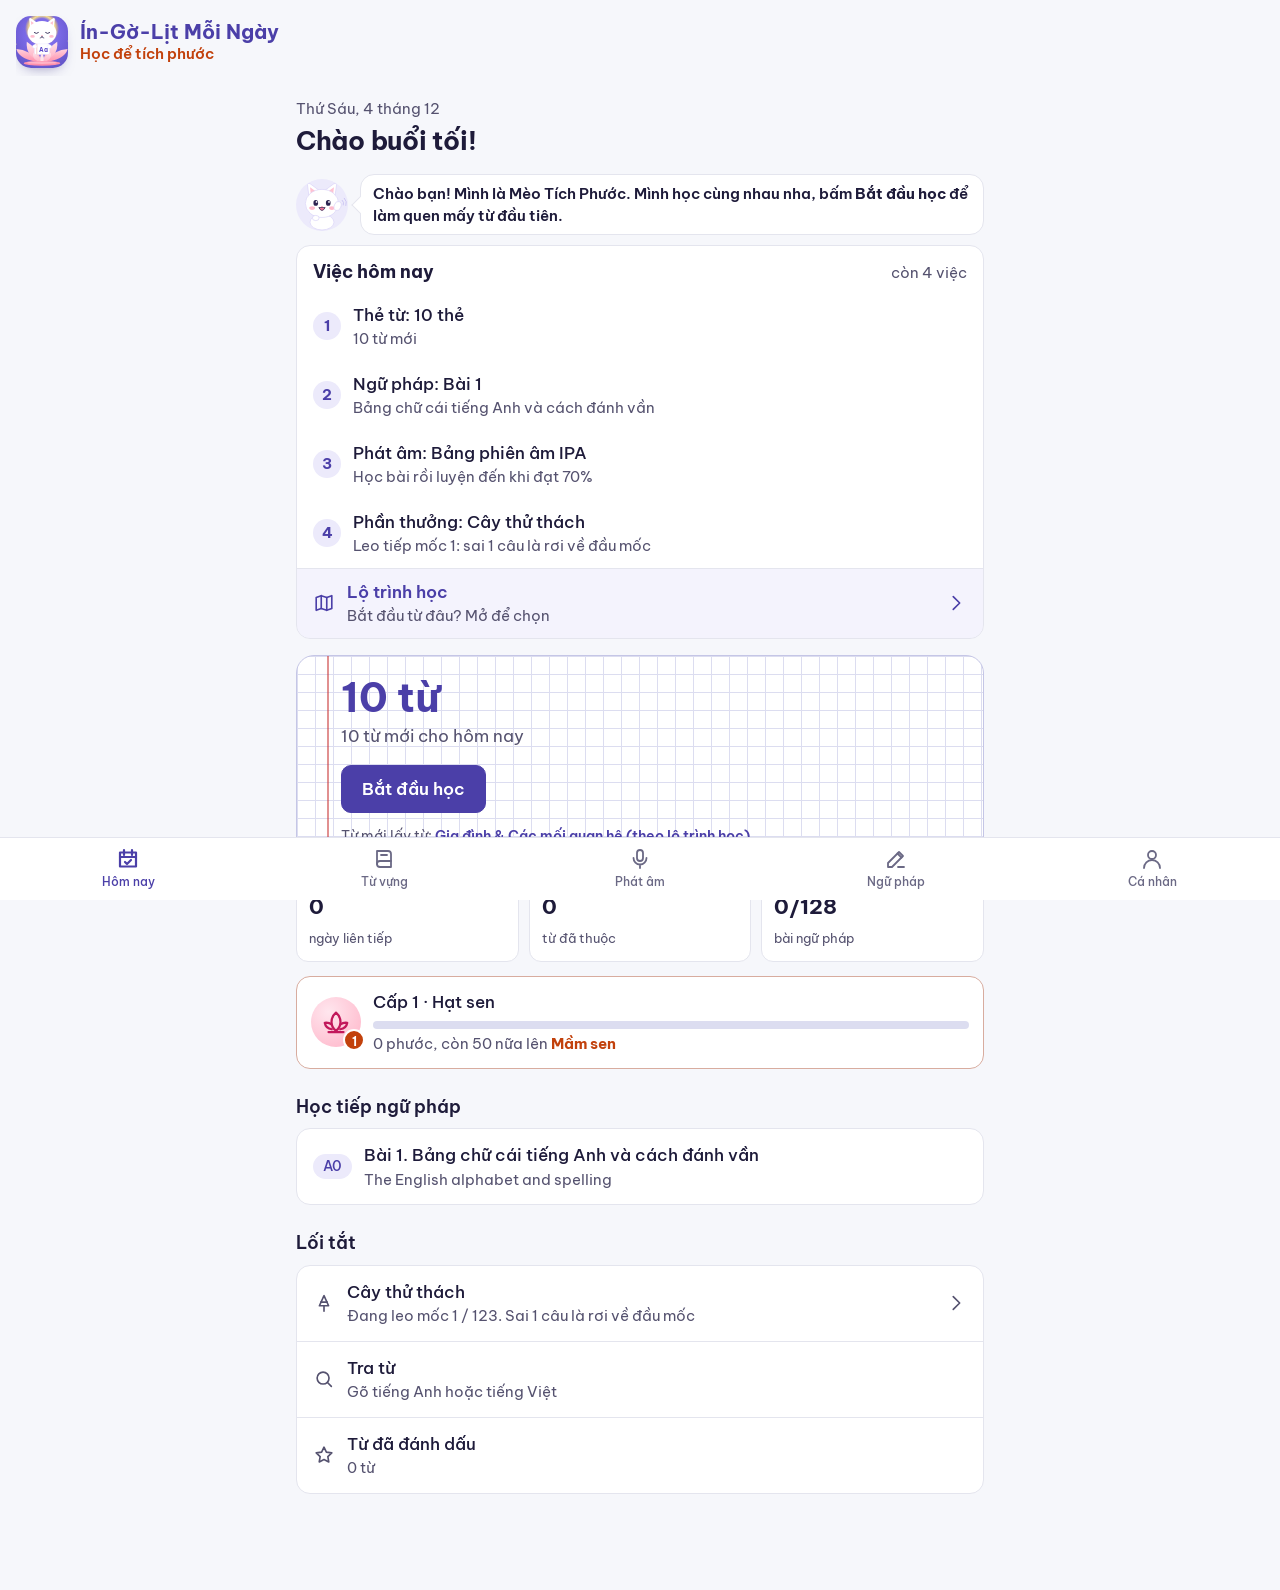
<file: index.html>
<!doctype html>
<html lang="vi">
<head>
  <meta charset="utf-8">
  <meta name="viewport" content="width=device-width, initial-scale=1, viewport-fit=cover">
  <meta name="color-scheme" content="light dark">
  <meta name="theme-color" content="#F6F7FB" media="(prefers-color-scheme: light)">
  <meta name="theme-color" content="#13122A" media="(prefers-color-scheme: dark)">
  <title>Ín-Gờ-Lịt Mỗi Ngày</title>
  <meta name="description" content="Học tiếng Anh từ con số 0 đến C1: lộ trình 6 chặng, 3.000 từ, 128 bài ngữ pháp, bài đọc có giọng đọc mẫu. Miễn phí, không quảng cáo.">
  <link rel="manifest" href="manifest.webmanifest">
  <link rel="icon" type="image/png" href="favicon.png">
  <link rel="apple-touch-icon" href="apple-touch-icon.png">
  <meta name="apple-mobile-web-app-capable" content="yes">
  <meta name="apple-mobile-web-app-title" content="Ín-Gờ-Lịt">
  <link rel="stylesheet" href="styles.css">
</head>
<body>
  <div id="app"><div class="empty"><b>Đang mở…</b></div></div>
  <script src="app.js"></script>
</body>
</html>
</file>
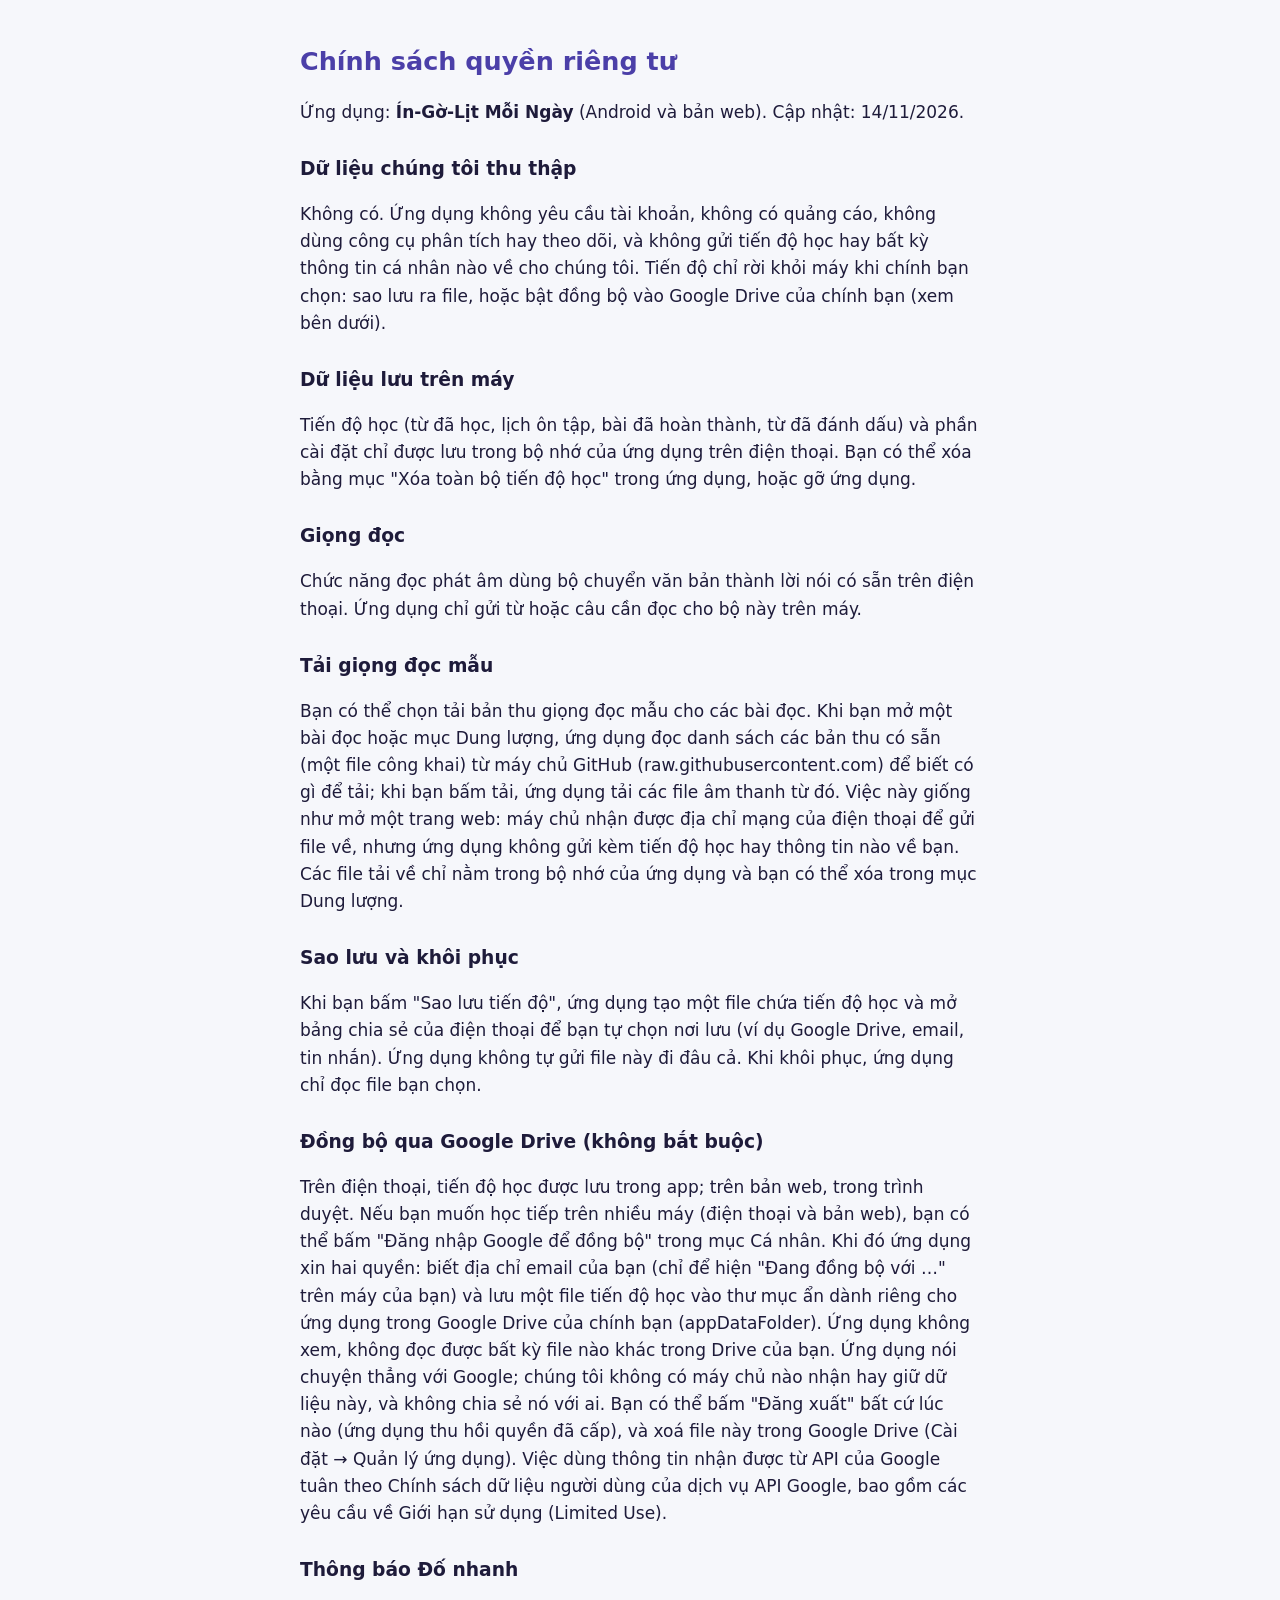
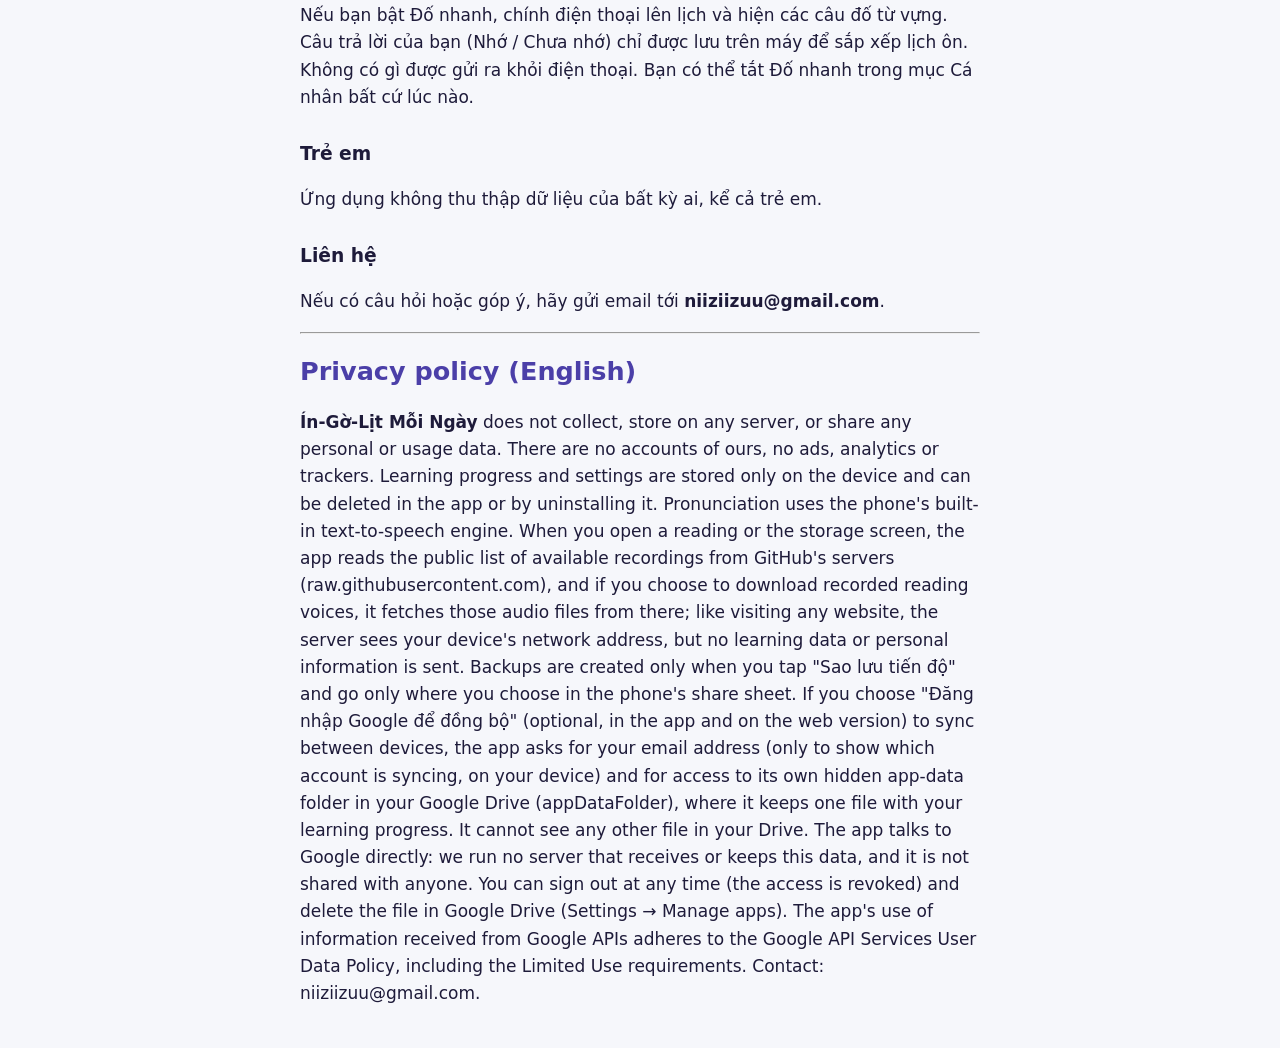
<file: privacy/index.html>
<!doctype html>
<html lang="vi">
<head>
<meta charset="utf-8"><meta name="viewport" content="width=device-width, initial-scale=1">
<title>Chính sách quyền riêng tư – Ín-Gờ-Lịt Mỗi Ngày</title>
<style>
  body { font: 17px/1.6 system-ui, sans-serif; max-width: 680px; margin: 0 auto; padding: 24px 16px; color: #1E1B3A; background: #F6F7FB; }
  h1 { font-size: 1.5em; color: #4B3FA8; } h2 { font-size: 1.1em; margin-top: 28px; }
</style>
</head>
<body>
<h1>Chính sách quyền riêng tư</h1>
<p>Ứng dụng: <strong>Ín-Gờ-Lịt Mỗi Ngày</strong> (Android và bản web). Cập nhật: 14/11/2026.</p>
<h2>Dữ liệu chúng tôi thu thập</h2>
<p>Không có. Ứng dụng không yêu cầu tài khoản, không có quảng cáo, không dùng công cụ phân tích hay theo dõi, và không gửi tiến độ học hay bất kỳ thông tin cá nhân nào về cho chúng tôi. Tiến độ chỉ rời khỏi máy khi chính bạn chọn: sao lưu ra file, hoặc bật đồng bộ vào Google Drive của chính bạn (xem bên dưới).</p>
<h2>Dữ liệu lưu trên máy</h2>
<p>Tiến độ học (từ đã học, lịch ôn tập, bài đã hoàn thành, từ đã đánh dấu) và phần cài đặt chỉ được lưu trong bộ nhớ của ứng dụng trên điện thoại. Bạn có thể xóa bằng mục "Xóa toàn bộ tiến độ học" trong ứng dụng, hoặc gỡ ứng dụng.</p>
<h2>Giọng đọc</h2>
<p>Chức năng đọc phát âm dùng bộ chuyển văn bản thành lời nói có sẵn trên điện thoại. Ứng dụng chỉ gửi từ hoặc câu cần đọc cho bộ này trên máy.</p>
<h2>Tải giọng đọc mẫu</h2>
<p>Bạn có thể chọn tải bản thu giọng đọc mẫu cho các bài đọc. Khi bạn mở một bài đọc hoặc mục Dung lượng, ứng dụng đọc danh sách các bản thu có sẵn (một file công khai) từ máy chủ GitHub (raw.githubusercontent.com) để biết có gì để tải; khi bạn bấm tải, ứng dụng tải các file âm thanh từ đó. Việc này giống như mở một trang web: máy chủ nhận được địa chỉ mạng của điện thoại để gửi file về, nhưng ứng dụng không gửi kèm tiến độ học hay thông tin nào về bạn. Các file tải về chỉ nằm trong bộ nhớ của ứng dụng và bạn có thể xóa trong mục Dung lượng.</p>
<h2>Sao lưu và khôi phục</h2>
<p>Khi bạn bấm "Sao lưu tiến độ", ứng dụng tạo một file chứa tiến độ học và mở bảng chia sẻ của điện thoại để bạn tự chọn nơi lưu (ví dụ Google Drive, email, tin nhắn). Ứng dụng không tự gửi file này đi đâu cả. Khi khôi phục, ứng dụng chỉ đọc file bạn chọn.</p>
<h2>Đồng bộ qua Google Drive (không bắt buộc)</h2>
<p>Trên điện thoại, tiến độ học được lưu trong app; trên bản web, trong trình duyệt. Nếu bạn muốn học tiếp trên nhiều máy (điện thoại và bản web), bạn có thể bấm "Đăng nhập Google để đồng bộ" trong mục Cá nhân. Khi đó ứng dụng xin hai quyền: biết địa chỉ email của bạn (chỉ để hiện "Đang đồng bộ với …" trên máy của bạn) và lưu một file tiến độ học vào thư mục ẩn dành riêng cho ứng dụng trong Google Drive của chính bạn (appDataFolder). Ứng dụng không xem, không đọc được bất kỳ file nào khác trong Drive của bạn. Ứng dụng nói chuyện thẳng với Google; chúng tôi không có máy chủ nào nhận hay giữ dữ liệu này, và không chia sẻ nó với ai. Bạn có thể bấm "Đăng xuất" bất cứ lúc nào (ứng dụng thu hồi quyền đã cấp), và xoá file này trong Google Drive (Cài đặt → Quản lý ứng dụng). Việc dùng thông tin nhận được từ API của Google tuân theo Chính sách dữ liệu người dùng của dịch vụ API Google, bao gồm các yêu cầu về Giới hạn sử dụng (Limited Use).</p>
<h2>Thông báo Đố nhanh</h2>
<p>Nếu bạn bật Đố nhanh, chính điện thoại lên lịch và hiện các câu đố từ vựng. Câu trả lời của bạn (Nhớ / Chưa nhớ) chỉ được lưu trên máy để sắp xếp lịch ôn. Không có gì được gửi ra khỏi điện thoại. Bạn có thể tắt Đố nhanh trong mục Cá nhân bất cứ lúc nào.</p>
<h2>Trẻ em</h2>
<p>Ứng dụng không thu thập dữ liệu của bất kỳ ai, kể cả trẻ em.</p>
<h2>Liên hệ</h2>
<p>Nếu có câu hỏi hoặc góp ý, hãy gửi email tới <strong>niiziizuu@gmail.com</strong>.</p>
<hr>
<h1>Privacy policy (English)</h1>
<p><strong>Ín-Gờ-Lịt Mỗi Ngày</strong> does not collect, store on any server, or share any personal or usage data. There are no accounts of ours, no ads, analytics or trackers. Learning progress and settings are stored only on the device and can be deleted in the app or by uninstalling it. Pronunciation uses the phone's built-in text-to-speech engine. When you open a reading or the storage screen, the app reads the public list of available recordings from GitHub's servers (raw.githubusercontent.com), and if you choose to download recorded reading voices, it fetches those audio files from there; like visiting any website, the server sees your device's network address, but no learning data or personal information is sent. Backups are created only when you tap "Sao lưu tiến độ" and go only where you choose in the phone's share sheet. If you choose "Đăng nhập Google để đồng bộ" (optional, in the app and on the web version) to sync between devices, the app asks for your email address (only to show which account is syncing, on your device) and for access to its own hidden app-data folder in your Google Drive (appDataFolder), where it keeps one file with your learning progress. It cannot see any other file in your Drive. The app talks to Google directly: we run no server that receives or keeps this data, and it is not shared with anyone. You can sign out at any time (the access is revoked) and delete the file in Google Drive (Settings → Manage apps). The app's use of information received from Google APIs adheres to the Google API Services User Data Policy, including the Limited Use requirements. Contact: niiziizuu@gmail.com.</p>
</body>
</html>
</file>
<file: styles.css>
/* Tiếng Anh Mỗi Ngày — visual language: the Vietnamese school notebook (vở ô ly) and purple ink (mực tím). */
@font-face { font-family: "BVP"; font-weight: 400; font-display: swap; src: url(fonts/be-vietnam-pro-latin-400-normal.woff2) format("woff2"); unicode-range: U+0000-00FF,U+0131,U+0152-0153,U+02BB-02BC,U+02C6,U+02DA,U+02DC,U+0304,U+0308,U+0329,U+2000-206F,U+20AC,U+2122,U+2191,U+2193,U+2212,U+2215,U+FEFF,U+FFFD; }
@font-face { font-family: "BVP"; font-weight: 400; font-display: swap; src: url(fonts/be-vietnam-pro-latin-ext-400-normal.woff2) format("woff2"); unicode-range: U+0100-02BA,U+02BD-02C5,U+02C7-02CC,U+02CE-02D7,U+02DD-02FF,U+1D00-1DBF,U+1E00-1E9F,U+1EF2-1EFF,U+2020,U+20A0-20AB,U+20AD-20C0,U+2113,U+2C60-2C7F,U+A720-A7FF; }
@font-face { font-family: "BVP"; font-weight: 400; font-display: swap; src: url(fonts/be-vietnam-pro-vietnamese-400-normal.woff2) format("woff2"); unicode-range: U+0102-0103,U+0110-0111,U+0128-0129,U+0168-0169,U+01A0-01A1,U+01AF-01B0,U+0300-0301,U+0303-0304,U+0308-0309,U+0323,U+0329,U+1EA0-1EF9,U+20AB; }
@font-face { font-family: "BVP"; font-weight: 500; font-display: swap; src: url(fonts/be-vietnam-pro-latin-500-normal.woff2) format("woff2"); unicode-range: U+0000-00FF,U+0131,U+0152-0153,U+02BB-02BC,U+02C6,U+02DA,U+02DC,U+0304,U+0308,U+0329,U+2000-206F,U+20AC,U+2122,U+2191,U+2193,U+2212,U+2215,U+FEFF,U+FFFD; }
@font-face { font-family: "BVP"; font-weight: 500; font-display: swap; src: url(fonts/be-vietnam-pro-latin-ext-500-normal.woff2) format("woff2"); unicode-range: U+0100-02BA,U+02BD-02C5,U+02C7-02CC,U+02CE-02D7,U+02DD-02FF,U+1D00-1DBF,U+1E00-1E9F,U+1EF2-1EFF,U+2020,U+20A0-20AB,U+20AD-20C0,U+2113,U+2C60-2C7F,U+A720-A7FF; }
@font-face { font-family: "BVP"; font-weight: 500; font-display: swap; src: url(fonts/be-vietnam-pro-vietnamese-500-normal.woff2) format("woff2"); unicode-range: U+0102-0103,U+0110-0111,U+0128-0129,U+0168-0169,U+01A0-01A1,U+01AF-01B0,U+0300-0301,U+0303-0304,U+0308-0309,U+0323,U+0329,U+1EA0-1EF9,U+20AB; }
@font-face { font-family: "BVP"; font-weight: 600; font-display: swap; src: url(fonts/be-vietnam-pro-latin-600-normal.woff2) format("woff2"); unicode-range: U+0000-00FF,U+0131,U+0152-0153,U+02BB-02BC,U+02C6,U+02DA,U+02DC,U+0304,U+0308,U+0329,U+2000-206F,U+20AC,U+2122,U+2191,U+2193,U+2212,U+2215,U+FEFF,U+FFFD; }
@font-face { font-family: "BVP"; font-weight: 600; font-display: swap; src: url(fonts/be-vietnam-pro-latin-ext-600-normal.woff2) format("woff2"); unicode-range: U+0100-02BA,U+02BD-02C5,U+02C7-02CC,U+02CE-02D7,U+02DD-02FF,U+1D00-1DBF,U+1E00-1E9F,U+1EF2-1EFF,U+2020,U+20A0-20AB,U+20AD-20C0,U+2113,U+2C60-2C7F,U+A720-A7FF; }
@font-face { font-family: "BVP"; font-weight: 600; font-display: swap; src: url(fonts/be-vietnam-pro-vietnamese-600-normal.woff2) format("woff2"); unicode-range: U+0102-0103,U+0110-0111,U+0128-0129,U+0168-0169,U+01A0-01A1,U+01AF-01B0,U+0300-0301,U+0303-0304,U+0308-0309,U+0323,U+0329,U+1EA0-1EF9,U+20AB; }
@font-face { font-family: "BVP"; font-weight: 700; font-display: swap; src: url(fonts/be-vietnam-pro-latin-700-normal.woff2) format("woff2"); unicode-range: U+0000-00FF,U+0131,U+0152-0153,U+02BB-02BC,U+02C6,U+02DA,U+02DC,U+0304,U+0308,U+0329,U+2000-206F,U+20AC,U+2122,U+2191,U+2193,U+2212,U+2215,U+FEFF,U+FFFD; }
@font-face { font-family: "BVP"; font-weight: 700; font-display: swap; src: url(fonts/be-vietnam-pro-latin-ext-700-normal.woff2) format("woff2"); unicode-range: U+0100-02BA,U+02BD-02C5,U+02C7-02CC,U+02CE-02D7,U+02DD-02FF,U+1D00-1DBF,U+1E00-1E9F,U+1EF2-1EFF,U+2020,U+20A0-20AB,U+20AD-20C0,U+2113,U+2C60-2C7F,U+A720-A7FF; }
@font-face { font-family: "BVP"; font-weight: 700; font-display: swap; src: url(fonts/be-vietnam-pro-vietnamese-700-normal.woff2) format("woff2"); unicode-range: U+0102-0103,U+0110-0111,U+0128-0129,U+0168-0169,U+01A0-01A1,U+01AF-01B0,U+0300-0301,U+0303-0304,U+0308-0309,U+0323,U+0329,U+1EA0-1EF9,U+20AB; }
@font-face { font-family: "BVP"; font-weight: 400; font-style: italic; font-display: swap; src: url(fonts/be-vietnam-pro-latin-400-italic.woff2) format("woff2"); unicode-range: U+0000-00FF,U+2000-206F; }
@font-face { font-family: "BVP"; font-weight: 400; font-style: italic; font-display: swap; src: url(fonts/be-vietnam-pro-vietnamese-400-italic.woff2) format("woff2"); unicode-range: U+0102-0103,U+0110-0111,U+0128-0129,U+0168-0169,U+01A0-01A1,U+01AF-01B0,U+0300-0301,U+0303-0304,U+0308-0309,U+0323,U+0329,U+1EA0-1EF9,U+20AB; }
@font-face { font-family: "IPA"; font-weight: 400; font-display: swap; src: url(fonts/noto-sans-latin-400-normal.woff2) format("woff2"); unicode-range: U+0000-00FF,U+2000-206F; }
@font-face { font-family: "IPA"; font-weight: 400; font-display: swap; src: url(fonts/noto-sans-latin-ext-400-normal.woff2) format("woff2"); unicode-range: U+0100-02FF,U+1D00-1DBF; }

:root {
  --paper: #F6F7FB;
  --sheet: #FFFFFF;
  --grid: #DCDDF0;
  --grid-strong: #C5C6E6;
  --ink: #1E1B3A;
  --ink-2: #55526F;
  --ink-3: #6B6985;           /* ≥4.5:1 on white and paper (WCAG AA) */
  --purple: #4B3FA8;          /* mực tím */
  --purple-soft: #ECEAFB;
  --red: #C93636;             /* bút đỏ của cô giáo */
  --red-soft: #FCEDED;
  --green: #217A4B;
  --green-soft: #E7F4EC;
  --mark: #FFE68A;            /* bút dạ quang */
  --slogan: #C2410C;
  --line: #E4E5EE;
  --radius-card: 14px;
  --radius-ctl: 10px;
  --fs: 17px;
  --top: var(--safe-area-inset-top, env(safe-area-inset-top, 0px));
  --bottom: var(--safe-area-inset-bottom, env(safe-area-inset-bottom, 0px));
  --left: var(--safe-area-inset-left, env(safe-area-inset-left, 0px));
  --right: var(--safe-area-inset-right, env(safe-area-inset-right, 0px));
  color-scheme: light;
}
@media (prefers-color-scheme: dark) {
  :root:not([data-theme="light"]) {
    --paper: #13122A; --sheet: #1C1B38; --grid: #2A2950; --grid-strong: #36356A;
    --ink: #ECEBFA; --ink-2: #B9B7D6; --ink-3: #8886AA;
    --purple: #ADA3FF; --purple-soft: #2A2758; --red: #FF8A8A; --red-soft: #3A1E2A;
    --green: #7AD6A2; --green-soft: #173528; --mark: #6B5A12; --line: #2C2B4E; color-scheme: dark;
    --slogan: #FFB37A;
  }
}
:root[data-theme="dark"] {
  --paper: #13122A; --sheet: #1C1B38; --grid: #2A2950; --grid-strong: #36356A;
  --ink: #ECEBFA; --ink-2: #B9B7D6; --ink-3: #8886AA;
  --purple: #ADA3FF; --purple-soft: #2A2758; --red: #FF8A8A; --red-soft: #3A1E2A;
  --green: #7AD6A2; --green-soft: #173528; --mark: #6B5A12; --line: #2C2B4E; color-scheme: dark;
  --slogan: #FFB37A;
}
:root[data-size="l"] { --fs: 19px; }
:root[data-size="xl"] { --fs: 21px; }

* { box-sizing: border-box; -webkit-tap-highlight-color: transparent; }
html, body { margin: 0; height: 100%; }
body {
  background: var(--paper); color: var(--ink);
  font: 400 var(--fs)/1.55 "BVP", system-ui, sans-serif;
  -webkit-font-smoothing: antialiased; overscroll-behavior-y: none;
}
button, input, select, textarea { font: inherit; color: inherit; }
a { color: var(--purple); }
strong { font-weight: 600; }
.ipa { font-family: "IPA", "BVP", sans-serif; color: var(--ink-2); letter-spacing: .01em; }
:focus-visible { outline: 3px solid var(--purple); outline-offset: 2px; }

/* ---------- shell ---------- */
#app { min-height: 100%; display: flex; flex-direction: column; }
.topbar {
  position: sticky; top: 0; z-index: 5; background: var(--paper);
  padding: calc(var(--top) + 10px) calc(var(--right) + 16px) 10px calc(var(--left) + 16px); display: flex; align-items: center; gap: 8px;
  border-bottom: 1px solid transparent;
}
.topbar.scrolled { border-bottom-color: var(--line); }
.topbar h1 { font-size: 1.12em; font-weight: 600; margin: 0; flex: 1; min-width: 0; white-space: nowrap; overflow: hidden; text-overflow: ellipsis; }
.iconbtn {
  width: 44px; height: 44px; border-radius: 50%; border: 0; background: transparent; display: grid; place-items: center;
  color: var(--ink); cursor: pointer; flex: none;
}
.iconbtn:active { background: var(--purple-soft); }
.iconbtn svg { width: 24px; height: 24px; }
main { flex: 1; padding: 4px calc(var(--right) + 16px) calc(var(--bottom) + 96px) calc(var(--left) + 16px); max-width: 720px; width: 100%; margin: 0 auto; }
main.full { padding-bottom: calc(var(--bottom) + 24px); }

.tabbar {
  position: fixed; left: 0; right: 0; bottom: 0; z-index: 10; background: var(--sheet);
  border-top: 1px solid var(--line); display: grid; grid-template-columns: repeat(5, 1fr);
  padding: 0 var(--right) var(--bottom) var(--left);
}
.tabbar a {
  display: flex; flex-direction: column; align-items: center; gap: 2px; padding: 9px 0 8px;
  text-decoration: none; color: var(--ink-3); font-size: .72em; font-weight: 500;
}
.tabbar a svg { width: 24px; height: 24px; }
.tabbar a.on { color: var(--purple); }
.tabbar a.on svg { stroke-width: 2.2; }

/* ---------- common blocks ---------- */
.sheet { background: var(--sheet); border-radius: var(--radius-card); padding: 16px; border: 1px solid var(--line); }
.stack > * + * { margin-top: 12px; }
.muted { color: var(--ink-2); }
.small { font-size: .86em; }
.h2 { font-size: 1.05em; font-weight: 600; margin: 24px 0 8px; }
.btn {
  display: inline-flex; align-items: center; justify-content: center; gap: 8px; min-height: 48px; padding: 0 20px;
  border-radius: var(--radius-ctl); border: 1.5px solid var(--purple); background: var(--purple); color: #fff;
  font-weight: 600; cursor: pointer; text-decoration: none;
}
/* Dark text only on filled buttons; ghost buttons keep their purple text on the dark page. */
:root[data-theme="dark"] .btn:not(.ghost), .btn.on-dark { color: #14122B; }
@media (prefers-color-scheme: dark) { :root:not([data-theme="light"]) .btn:not(.ghost) { color: #14122B; } }
.btn.ghost { background: transparent; color: var(--purple); }
.btn svg { width: 20px; height: 20px; flex: none; }
.btn.block { width: 100%; }
.btn:disabled { opacity: .45; }
.btn:active { transform: translateY(1px); }
.row { display: flex; gap: 10px; align-items: center; }
.row.wrap { flex-wrap: wrap; }
.grow { flex: 1; min-width: 0; }
.bar { height: 6px; border-radius: 3px; background: var(--grid); overflow: hidden; }
.bar > i { display: block; height: 100%; background: var(--purple); border-radius: 3px; }
.chip { display: inline-block; padding: 2px 10px; border-radius: 999px; background: var(--purple-soft); color: var(--purple); font-size: .8em; font-weight: 500; }
.toast {
  position: fixed; left: 16px; right: 16px; bottom: calc(var(--bottom) + 84px); z-index: 30; margin: 0 auto; max-width: 480px;
  background: var(--ink); color: var(--paper); padding: 12px 16px; border-radius: 12px; font-size: .9em;
  animation: toast .2s ease-out; pointer-events: none;   /* never blocks a tap on the buttons under it */
}
/* Full-screen pages (flashcards, quiz) keep their buttons at the bottom: show messages at the top instead. */
body:has(main.full) .toast { bottom: auto; top: calc(var(--top) + 68px); }
@keyframes toast { from { opacity: 0; transform: translateY(8px); } }

/* list rows */
.list { background: var(--sheet); border: 1px solid var(--line); border-radius: var(--radius-card); overflow: hidden; }
.list a, .list .li { display: flex; align-items: center; gap: 12px; padding: 13px 16px; text-decoration: none; color: inherit; }
.list > * + * { border-top: 1px solid var(--line); }
.list a:active { background: var(--purple-soft); }
.li-main { flex: 1; min-width: 0; }
.li-title { font-weight: 500; }
.li-sub { color: var(--ink-2); font-size: .86em; }
.num { width: 2.2em; flex: none; color: var(--ink-3); font-variant-numeric: tabular-nums; font-size: .9em; }
.tick { width: 22px; height: 22px; flex: none; color: var(--green); }
.ring { --p: 0; width: 34px; height: 34px; flex: none; border-radius: 50%;
  background: conic-gradient(var(--purple) calc(var(--p) * 1%), var(--grid) 0); display: grid; place-items: center; }
.ring::after { content: ""; width: 26px; height: 26px; border-radius: 50%; background: var(--sheet); }

/* ---------- home ---------- */
.hello { margin: 6px 0 14px; }
/* Home header: the app icon (same drawing as the launcher icon), its name and slogan, like a logo. */
.brand { display: flex; align-items: center; gap: 12px; min-width: 0; padding: 6px 0 8px; }  /* room for the float and shadow: the title clips overflow */
.brand .logo { width: 52px; height: 52px; flex: none; border-radius: 15px; overflow: hidden; box-shadow: 0 6px 14px -8px rgba(40, 30, 120, .6); animation: float 4s ease-in-out infinite; }
.brand .logo svg { display: block; }
.brand .names { display: flex; flex-direction: column; min-width: 0; line-height: 1.25; }
.brand .name { font-weight: 700; font-size: 1.05em; color: var(--purple); overflow: hidden; text-overflow: ellipsis; }
.brand .slogan { color: var(--slogan); font-weight: 600; font-size: .78em; }
@keyframes float { 50% { transform: translateY(-3px); } }
@media (prefers-reduced-motion: reduce) { .brand .logo { animation: none; } }
.hello .date { color: var(--ink-2); font-size: .9em; }
.hello h2 { margin: 0; font-size: 1.5em; font-weight: 700; letter-spacing: -.01em; }
.today {
  position: relative; border-radius: 18px; padding: 20px 18px 18px; overflow: hidden; color: var(--ink);
  background-color: var(--sheet);
  background-image:
    linear-gradient(var(--grid) 1px, transparent 1px),
    linear-gradient(90deg, var(--grid) 1px, transparent 1px);
  background-size: 18px 18px; border: 1px solid var(--grid-strong);
}
.today::before { content: ""; position: absolute; top: 0; bottom: 0; left: 30px; width: 2px; background: color-mix(in srgb, var(--red) 55%, transparent); }
.today > * { position: relative; padding-left: 26px; }
.today .big { font-size: 2.4em; font-weight: 700; line-height: 1.05; color: var(--purple); }
.today .what { color: var(--ink-2); margin-top: 4px; }
.stats { display: grid; grid-template-columns: repeat(3, 1fr); gap: 10px; margin-top: 14px; }
.stat { background: var(--sheet); border: 1px solid var(--line); border-radius: 12px; padding: 10px 12px; }
.stat b { display: block; font-size: 1.25em; font-weight: 700; font-variant-numeric: tabular-nums; }
.stat span { font-size: .78em; color: var(--ink-2); }

/* ---------- flashcard: the notebook page ---------- */
/* Fill the visible screen (dvh excludes browser chrome; the insets exclude the phone's status and navigation bars). */
.session { display: flex; flex-direction: column; min-height: calc(100vh - 150px); min-height: calc(100dvh - var(--top) - var(--bottom) - 150px); }
/* Action buttons pinned above the phone's navigation bar (3-button or gesture), whatever its height. */
.actionbar {
  position: sticky; bottom: 0; z-index: 4; background: var(--paper);
  margin: 14px -16px calc(-24px - var(--bottom)); padding: 10px 16px calc(var(--bottom) + 12px);
}
.progress-line { display: flex; align-items: center; gap: 10px; color: var(--ink-2); font-size: .85em; margin-bottom: 12px; }
.card {
  position: relative; flex: 1; min-height: 340px; border-radius: 18px; padding: 26px 20px 20px 46px;
  background-color: var(--sheet);
  background-image:
    linear-gradient(var(--grid) 1px, transparent 1px),
    linear-gradient(90deg, var(--grid) 1px, transparent 1px),
    linear-gradient(var(--grid-strong) 1px, transparent 1px);
  background-size: 9px 9px, 9px 9px, 36px 36px; background-position: -1px -1px;
  border: 1px solid var(--grid-strong); box-shadow: 0 1px 0 var(--grid-strong), 0 10px 24px -18px rgba(40, 30, 120, .45);
  display: flex; flex-direction: column;
}
.card::before { content: ""; position: absolute; top: 0; bottom: 0; left: 30px; width: 2px; background: color-mix(in srgb, var(--red) 55%, transparent); }
.card .tag { color: var(--ink-3); font-size: .8em; }
.card .word { font-size: 2.6em; font-weight: 700; color: var(--purple); line-height: 1.1; margin: 18px 0 6px; word-break: break-word; letter-spacing: -.01em; }
.card .pos { font-style: italic; color: var(--ink-2); }
.card .meaning { font-size: 1.15em; font-weight: 600; margin: 14px 0 6px; background: linear-gradient(transparent 58%, var(--mark) 58%); display: inline; }
.card .back { margin-top: 10px; }
.card .back p { margin: 8px 0; }
.card .hint { margin-top: auto; color: var(--ink-3); font-size: .85em; text-align: center; padding-top: 16px; }
.card.flip { animation: flip .22s ease-out; }
@keyframes flip { from { transform: rotateX(8deg); opacity: .6; } }
.grades { display: grid; grid-template-columns: repeat(3, 1fr); gap: 10px; }
.grade { min-height: 56px; border-radius: 12px; border: 1.5px solid var(--line); background: var(--sheet); font-weight: 600; cursor: pointer; display: flex; flex-direction: column; align-items: center; justify-content: center; line-height: 1.2; }
.grade small { font-weight: 400; color: var(--ink-3); font-size: .72em; }
.grade.again { border-color: color-mix(in srgb, var(--red) 50%, var(--line)); color: var(--red); }
.grade.good { border-color: color-mix(in srgb, var(--purple) 50%, var(--line)); color: var(--purple); }
.grade.easy { border-color: color-mix(in srgb, var(--green) 50%, var(--line)); color: var(--green); }
.say { display: inline-grid; place-items: center; width: 40px; height: 40px; border-radius: 50%; border: 0; background: var(--purple-soft); color: var(--purple); cursor: pointer; vertical-align: middle; flex: none; }
.say svg { width: 20px; height: 20px; }
.say.sm { width: 32px; height: 32px; }
.say.sm svg { width: 16px; height: 16px; }

/* ---------- word detail ---------- */
.wordhead { padding: 6px 0 4px; }
.wordhead .w { font-size: 2.1em; font-weight: 700; color: var(--purple); line-height: 1.15; letter-spacing: -.01em; }
.wordhead .m { font-size: 1.08em; font-weight: 600; margin-top: 8px; }
.ex { display: flex; gap: 10px; align-items: flex-start; padding: 10px 0; }
.ex + .ex { border-top: 1px dashed var(--grid-strong); }
.ex .tx { flex: 1; }
.ex p { margin: 0; }
.col { padding: 12px 0; }
.col + .col { border-top: 1px dashed var(--grid-strong); }
.col .c { font-weight: 600; color: var(--purple); }
.col .v { color: var(--ink-2); font-size: .9em; }
.col .ctx { margin-top: 4px; }
.ex .vi, .col .vi { margin: 3px 0 0; color: var(--ink-2); font-size: .9em; }
.col .ctx b { background: linear-gradient(transparent 60%, var(--mark) 60%); font-weight: 600; }
.sec-title { font-weight: 600; margin: 20px 0 4px; color: var(--ink-2); font-size: .9em; }
.nav2 { display: grid; grid-template-columns: 1fr 1fr; gap: 10px; margin-top: 18px; }

/* search */
.search { display: flex; align-items: center; gap: 8px; background: var(--sheet); border: 1.5px solid var(--line); border-radius: 12px; padding: 0 12px; }
.search input { flex: 1; border: 0; background: transparent; padding: 12px 0; outline: none; min-width: 0; }
.search svg { width: 20px; height: 20px; color: var(--ink-3); flex: none; }

/* quiz */
.q-prompt { font-size: 1.8em; font-weight: 700; color: var(--purple); margin: 8px 0 4px; word-break: break-word; }
.options { display: grid; gap: 10px; margin-top: 18px; }
.opt { text-align: left; padding: 14px 16px; border-radius: 12px; border: 1.5px solid var(--line); background: var(--sheet); cursor: pointer; min-height: 54px; }
.opt.right { border-color: var(--green); background: var(--green-soft); }
.opt.wrong { border-color: var(--red); background: var(--red-soft); text-decoration: line-through; text-decoration-color: var(--red); }
.result-big { font-size: 3.2em; font-weight: 700; color: var(--purple); line-height: 1; }

/* ---------- grammar reader ---------- */
.lesson-head { padding: 4px 0 8px; }
.lesson-head .lv { color: var(--purple); font-weight: 600; font-size: .85em; }
.lesson-head h2 { margin: 4px 0; font-size: 1.4em; line-height: 1.3; }
.lesson-head .en { color: var(--ink-2); font-size: .9em; }
.goal { background: var(--green-soft); border-radius: 12px; padding: 12px 14px; font-size: .95em; }
.goal p { margin: 0; }
.goal p + p { margin-top: 6px; }
.reader h3 { font-size: 1.12em; margin: 26px 0 8px; line-height: 1.35; }
.reader p { margin: 10px 0; }
.tbl { overflow-x: auto; margin: 12px -16px; padding: 0 16px; }
.tbl table { border-collapse: collapse; font-size: .88em; min-width: 100%; background: var(--sheet); }
.tbl th { background: var(--purple); color: #fff; text-align: left; font-weight: 600; padding: 8px 10px; }
:root[data-theme="dark"] .tbl th { color: #14122B; }
@media (prefers-color-scheme: dark) { :root:not([data-theme="light"]) .tbl th { color: #14122B; } }
.tbl td { padding: 8px 10px; border-bottom: 1px solid var(--line); vertical-align: top; }
.exs { border-left: 3px solid var(--purple); padding: 4px 0 4px 14px; margin: 12px 0; }
.exs .e { padding: 6px 0; display: flex; gap: 10px; align-items: flex-start; }
.exs .e > div { flex: 1; }
.exs .en { color: var(--ink); }
.exs .vn { color: var(--ink-2); font-size: .9em; font-style: italic; }
.note { background: #FFF6DA; border-radius: 12px; padding: 12px 14px; margin: 12px 0; color: #3D3420; }
:root[data-theme="dark"] .note { background: #3A3218; color: #F1E6C2; }
@media (prefers-color-scheme: dark) { :root:not([data-theme="light"]) .note { background: #3A3218; color: #F1E6C2; } }
.note .t { font-weight: 600; font-size: .85em; margin-bottom: 2px; }
.mis { background: var(--red-soft); border-radius: 12px; padding: 12px 14px; margin: 12px 0; }
.mis .t { font-weight: 600; font-size: .85em; color: var(--red); margin-bottom: 4px; }
.mis .m + .m { margin-top: 10px; padding-top: 10px; border-top: 1px dashed color-mix(in srgb, var(--red) 35%, transparent); }
.mis .w { color: var(--red); text-decoration: line-through; }
.mis .r { color: var(--green); font-weight: 600; }
.mis .y { color: var(--ink-2); font-size: .9em; }
.summary { background: var(--purple); color: #fff; border-radius: 14px; padding: 14px 16px; margin: 22px 0; }
:root[data-theme="dark"] .summary { color: #14122B; }
@media (prefers-color-scheme: dark) { :root:not([data-theme="light"]) .summary { color: #14122B; } }
.summary .t { font-weight: 700; margin-bottom: 6px; }
.summary ul { margin: 0; padding-left: 20px; }
.summary li + li { margin-top: 4px; }

/* exercises */
.exercise { margin: 22px 0; }
.exercise .inst { font-weight: 600; margin-bottom: 8px; }
.qa { background: var(--sheet); border: 1px solid var(--line); border-radius: 12px; padding: 12px; margin: 10px 0; }
.qa .qt { margin-bottom: 8px; }
.qa .qt .n { color: var(--ink-3); margin-right: 6px; font-variant-numeric: tabular-nums; }
.qa textarea { width: 100%; resize: vertical; min-height: 46px; border-radius: 10px; border: 1.5px solid var(--line); background: var(--paper); padding: 10px 12px; }
.qa textarea:focus { border-color: var(--purple); outline: none; }
.qa .acts { display: flex; gap: 8px; margin-top: 8px; flex-wrap: wrap; }
.qa .acts .btn { min-height: 40px; padding: 0 14px; font-size: .92em; }
.fb { margin-top: 10px; border-radius: 10px; padding: 10px 12px; font-size: .93em; }
.fb.ok { background: var(--green-soft); }
.fb.no { background: var(--red-soft); }
.fb .h { font-weight: 600; }
.fb.ok .h { color: var(--green); }
.fb.no .h { color: var(--red); }
.qa.done-ok { border-color: color-mix(in srgb, var(--green) 45%, var(--line)); }
.qa.done-no { border-color: color-mix(in srgb, var(--red) 45%, var(--line)); }
.scorebox { text-align: center; padding: 18px; }

/* settings */
.seg { display: grid; grid-auto-flow: column; grid-auto-columns: 1fr; gap: 4px; background: var(--paper); border-radius: 10px; padding: 4px; border: 1px solid var(--line); }
.seg button { border: 0; background: transparent; border-radius: 8px; padding: 8px 4px; cursor: pointer; font-size: .9em; }
.seg button.on { background: var(--purple); color: #fff; font-weight: 600; }
:root[data-theme="dark"] .seg button.on { color: #14122B; }
@media (prefers-color-scheme: dark) { :root:not([data-theme="light"]) .seg button.on { color: #14122B; } }
.setting { padding: 14px 16px; }
.setting .lbl { font-weight: 500; margin-bottom: 8px; }
input[type=range] { width: 100%; accent-color: var(--purple); }
.empty { text-align: center; padding: 40px 16px; color: var(--ink-2); }
.empty b { display: block; color: var(--ink); font-size: 1.1em; margin-bottom: 6px; }

@media (prefers-reduced-motion: reduce) { * { animation: none !important; transition: none !important; } }
.list a > svg, .list .li > svg { width: 22px; height: 22px; flex: none; color: var(--ink-2); }

/* ---------- where today's new words come from ---------- */
.today .from { margin-top: 12px; font-size: .85em; color: var(--ink-2); }
.today .from a { color: var(--purple); font-weight: 600; }

/* ---------- the mascot talking: mood picture + speech bubble ---------- */
.buddy { display: flex; align-items: center; gap: 12px; margin: 14px 0; text-align: left; }
.buddy-pic { width: 72px; height: 72px; flex: none; border-radius: 50%; background: var(--purple-soft); animation: pop .35s ease-out; }
.buddy-pic svg, .toast-pic svg, .fb-pic svg { width: 100%; height: 100%; display: block; }
.bubble { position: relative; background: var(--sheet); border: 1px solid var(--line); border-radius: 14px; padding: 10px 14px; font-weight: 600; color: var(--ink); line-height: 1.4; }
.bubble::before { content: ""; position: absolute; left: -7px; top: 50%; width: 12px; height: 12px; background: var(--sheet); border-left: 1px solid var(--line); border-bottom: 1px solid var(--line); transform: translateY(-50%) rotate(45deg); }
.buddy.sm { margin: 10px 0; }
.buddy.sm .buddy-pic { width: 52px; height: 52px; }
.buddy.sm .bubble { font-size: .9em; padding: 8px 12px; }
.buddy.big { flex-direction: column; text-align: center; margin: 8px 0 14px; }
.buddy.big .buddy-pic { width: 132px; height: 132px; }
.buddy.big .bubble::before { left: 50%; top: -7px; transform: translateX(-50%) rotate(135deg); }
.today .buddy .bubble { background: var(--paper); }
.today .buddy .bubble::before { background: var(--paper); }
.fb .h { display: flex; align-items: center; gap: 8px; }
.fb-pic { width: 34px; height: 34px; flex: none; border-radius: 50%; background: var(--sheet); }
.toast { display: flex; align-items: center; gap: 10px; }
.toast-pic { width: 40px; height: 40px; flex: none; border-radius: 50%; background: var(--purple-soft); }
@keyframes pop { from { transform: scale(.6); opacity: 0; } }
@media (prefers-reduced-motion: reduce) { .buddy-pic { animation: none; } }

/* ---------- confirm box with the mascot ---------- */
.modal-bg { position: fixed; inset: 0; z-index: 50; background: rgba(20, 18, 43, .55); display: flex; align-items: center; justify-content: center;
  padding: calc(var(--top) + 16px) calc(var(--right) + 16px) calc(var(--bottom) + 16px) calc(var(--left) + 16px); animation: toast .15s ease-out; }
.modal { background: var(--paper); border-radius: 22px; padding: 18px 18px 16px; width: 100%; max-width: 420px; text-align: center; }
.modal p { margin: 4px 0 16px; }
.btn.danger { background: var(--red); border-color: var(--red); }

/* ---------- the mascot's line on the flashcard screen: reserved space, so it never covers the card ---------- */
.cue { height: max(66px, 3.6em); display: flex; align-items: center; margin-bottom: 8px; transition: opacity .3s; }
.cue .bt { display: -webkit-box; -webkit-line-clamp: 2; -webkit-box-orient: vertical; overflow: hidden; }   /* at most 2 lines, then "…" */
.cue .buddy { margin: 0; }
.cue.fading { opacity: 0; }

/* ---------- Lời cảm ơn ---------- */
.thanks { list-style: none; margin: 0; padding: 0; display: flex; flex-wrap: wrap; gap: 8px; }
.thanks li { background: var(--purple-soft); color: var(--ink); border-radius: 999px; padding: 6px 12px; font-size: .92em; overflow-wrap: anywhere; }
.thanks-v { margin-bottom: 10px; }
.thanks-v ul { margin: 6px 0 0; padding-left: 20px; }

/* ---------- Cây thử thách: the tree of steps, a question, a fall ------------------------------------------- */
.cl-stats { display: flex; flex-wrap: wrap; gap: 4px 14px; font-size: .86em; color: var(--ink-2); margin: 10px 0 6px; }
.cl-stats b { color: var(--purple); }
.cl-tree { margin: 10px 0 20px; }
.cl-more { color: var(--ink-3); font-size: .85em; margin: 0 0 8px 48px; }
.cl-node.done .cl-dot svg { width: 18px; height: 18px; }
.cl-stage { font-size: .78em; font-weight: 700; letter-spacing: .04em; color: var(--ink-3); margin: 14px 0 6px; display: flex; align-items: center; gap: 6px; }
.cl-stage.won { color: var(--slogan); }
.cl-stage svg { width: 16px; height: 16px; }
.cl-node { display: flex; align-items: center; gap: 12px; margin: 0 0 8px; }
.cl-node b { font-weight: 600; display: block; }
.cl-node small { color: var(--ink-3); }
.cl-dot { width: 36px; height: 36px; border-radius: 50%; display: grid; place-items: center; font-weight: 700; font-size: .82em; flex: none; }
.cl-node.done .cl-dot { background: var(--green); color: #fff; }
.cl-node.now .cl-dot { background: var(--purple); color: var(--sheet); box-shadow: 0 0 0 5px var(--purple-soft); }
.cl-node.lock .cl-dot { border: 2px dashed var(--grid-strong); color: var(--ink-3); }
.cl-card { flex: none; min-height: 0; padding: 18px 16px 18px 44px; text-align: left; }
.cl-card .tag { margin-bottom: 8px; }
.cl-word { font-size: 1.9em; font-weight: 700; color: var(--purple); line-height: 1.2; overflow-wrap: anywhere; }
.cl-mean { font-size: 1.2em; font-weight: 600; margin-top: 4px; }
.cl-hint { color: var(--ink-2); margin-top: 6px; letter-spacing: .04em; }
.cl-ipa { font-family: "IPA", "BVP", sans-serif; font-size: 1.7em; color: var(--purple); }
.cl-listen { display: flex; align-items: center; gap: 12px; margin: 6px 0; }
.cl-spk { width: 64px; height: 64px; border-radius: 50%; border: 0; background: var(--purple); color: var(--sheet); display: grid; place-items: center; cursor: pointer; }
.cl-spk svg { width: 30px; height: 30px; }
.cl-lbl { font-weight: 600; color: var(--ink-2); font-size: .9em; margin: 16px 0 8px; }
.cl-opts { display: grid; gap: 8px; }
.cl-opts.pos { grid-template-columns: repeat(auto-fill, minmax(140px, 1fr)); }
.cl-opt { text-align: left; border: 1.5px solid var(--line); background: var(--sheet); color: var(--ink); border-radius: 10px; padding: 11px 12px; font: inherit; cursor: pointer; }
.cl-opt.on { border-color: var(--purple); background: var(--purple-soft); font-weight: 600; }
.cl-opt b { color: var(--purple); margin-right: 4px; }
.cl-input { width: 100%; font: inherit; font-size: 1.2em; padding: 10px 12px; border-radius: 10px; border: 2px solid var(--purple); background: var(--sheet); color: var(--ink); }
.cl-slots { display: flex; flex-wrap: wrap; align-items: center; gap: 4px; min-height: 48px; padding: 6px 4px; border-bottom: 2px solid var(--line); font-family: "IPA", "BVP", sans-serif; font-size: 1.3em; }
.cl-sl { color: var(--ink-3); }
.cl-sound { border: 0; background: var(--purple-soft); color: var(--ink); border-radius: 6px; padding: 2px 8px; font: inherit; cursor: pointer; }
.cl-tiles { display: flex; flex-wrap: wrap; gap: 8px; margin-top: 10px; }
.cl-tile { min-width: 46px; min-height: 44px; border: 1.5px solid var(--grid-strong); background: var(--sheet); color: var(--ink); border-radius: 10px; font-family: "IPA", "BVP", sans-serif; font-size: 1.25em; cursor: pointer; }
.cl-tile:disabled { opacity: .3; cursor: default; }
.cl-tile.undo { margin-left: auto; font-family: inherit; color: var(--ink-2); }
.cl-fall .buddy { background: var(--red-soft); border-radius: var(--radius-card); padding: 12px; }
.cl-ans { flex: none; min-height: 0; margin: 12px 0; padding: 14px 16px 14px 44px; display: grid; gap: 6px; }
.cl-ans .cl-word { font-size: 1.6em; }
.cl-yours { color: var(--red); font-size: .92em; }
.cl-keep { display: flex; align-items: center; gap: 8px; background: var(--green-soft); color: var(--green); border-radius: 12px; padding: 10px 12px; }
.cl-keep svg { width: 18px; height: 18px; flex: none; }
.climb .actionbar .btn, .cl-fall ~ .actionbar .btn { min-height: 48px; }

/* ---------- phước levels: card with progress, level badges, level-up fireworks ---------- */
.phuoc-card { display: flex; align-items: center; gap: 12px; margin-top: 14px; padding: 12px 14px; border-radius: 14px; text-decoration: none; color: inherit;
  background: var(--sheet); border: 1.5px solid color-mix(in srgb, var(--slogan) 35%, var(--line)); }
.phuoc-card:active { background: var(--purple-soft); }
.phuoc-card .bar { margin: 6px 0 4px; height: 8px; border-radius: 4px; }
.phuoc-card .bar > i { background: linear-gradient(90deg, #FF8FAB, var(--slogan)); }
.phuoc-card .li-sub b { color: var(--slogan); }
.lv-badge { position: relative; width: 50px; height: 50px; flex: none; border-radius: 50%; display: grid; place-items: center;
  background: radial-gradient(circle at 35% 30%, #FFE6EE, #FFB3C7); color: #C2185B; }
.lv-badge svg { width: 30px; height: 30px; }
.lv-badge b { position: absolute; right: -4px; bottom: -4px; min-width: 22px; height: 22px; padding: 0 5px; border-radius: 11px; background: var(--slogan); color: #fff;
  font-size: 12px; line-height: 22px; text-align: center; border: 2px solid var(--sheet); }
.lv-badge.sm { width: 38px; height: 38px; }
.lv-badge.sm svg { width: 22px; height: 22px; }
.levels .lv-todo .lv-badge { filter: grayscale(1); opacity: .45; }
.levels .lv-todo .li-title { color: var(--ink-3); }
.levels .lv-now { background: color-mix(in srgb, var(--slogan) 10%, transparent); }
.earn { color: var(--slogan); white-space: nowrap; }

.levelup { position: fixed; inset: 0; z-index: 60; display: flex; align-items: center; justify-content: center; background: rgba(12, 10, 32, .78);
  padding: calc(var(--top) + 16px) calc(var(--right) + 16px) calc(var(--bottom) + 16px) calc(var(--left) + 16px); animation: toast .2s ease-out; }
.levelup canvas { position: absolute; inset: 0; width: 100%; height: 100%; pointer-events: none; }
.levelup-card { position: relative; background: var(--paper); border-radius: 24px; padding: 18px 18px 16px; width: 100%; max-width: 400px; text-align: center;
  box-shadow: 0 0 0 3px color-mix(in srgb, var(--slogan) 55%, transparent), 0 20px 50px rgba(0, 0, 0, .4); animation: lvpop .45s cubic-bezier(.2, 1.4, .4, 1); }
.levelup.big .levelup-card { box-shadow: 0 0 0 4px #FFD24D, 0 0 40px rgba(255, 210, 77, .55), 0 20px 50px rgba(0, 0, 0, .4); }
.levelup-card .lv-title { font-size: 1.6em; font-weight: 800; color: var(--slogan); letter-spacing: -.01em; }
.levelup-card p { margin: 0 0 14px; }
@keyframes lvpop { from { transform: scale(.5); opacity: 0; } }
/* ---------- topic sub-tabs, reading, speaking ---------- */
.subtabs { display: grid; grid-auto-flow: column; grid-auto-columns: 1fr; gap: 4px; background: var(--sheet); border: 1px solid var(--line); border-radius: 12px; padding: 4px; margin: 2px 0 14px; }
.subtabs a { text-align: center; padding: 9px 4px; border-radius: 9px; text-decoration: none; color: var(--ink-2); font-weight: 500; font-size: .92em; }
.subtabs a.on { background: var(--purple); color: #fff; font-weight: 600; }
:root[data-theme="dark"] .subtabs a.on { color: #14122B; }
@media (prefers-color-scheme: dark) { :root:not([data-theme="light"]) .subtabs a.on { color: #14122B; } }
.reading .r-title { font-size: 1.45em; line-height: 1.25; margin: 6px 0 2px; color: var(--purple); letter-spacing: -.01em; }
.reading .r-title-vn { color: var(--ink-2); font-style: italic; }
.r-tools { display: flex; gap: 8px; margin: 14px 0 6px; flex-wrap: wrap; }
.r-tools .btn { min-height: 40px; padding: 0 14px; font-size: .9em; }
.para { padding: 10px 0 12px; border-bottom: 1px dashed var(--grid-strong); scroll-margin: 90px; }
.para .en { margin: 0; font-size: 1.04em; line-height: 1.7; }
.para.now .en { background: linear-gradient(transparent 0, var(--purple-soft) 0); border-radius: 6px; }
.para .vn, .answer .vn { margin-top: 8px; padding: 10px 12px; border-radius: 10px; background: var(--paper); border-left: 3px solid var(--grid-strong); color: var(--ink-2); font-size: .94em; line-height: 1.6; }
button.v { font: inherit; color: inherit; background: none; border: 0; padding: 0; cursor: pointer; text-decoration: underline; text-decoration-color: var(--purple); text-decoration-thickness: 2px; text-underline-offset: 3px; font-weight: 600; }
.linkbtn { background: none; border: 0; padding: 6px 0 0; color: var(--purple); font: inherit; font-size: .88em; cursor: pointer; font-weight: 500; }
.tip { background: var(--purple-soft); border-color: transparent; margin-bottom: 14px; }
.qcard { background: var(--sheet); border: 1px solid var(--line); border-radius: 14px; padding: 14px; margin: 12px 0; }
.q-en { font-size: 1.12em; font-weight: 600; margin: 10px 0 4px; line-height: 1.4; }
.q-vn { color: var(--ink-2); font-size: .9em; margin: 0 0 12px; font-style: italic; }
.answer { border-top: 1px dashed var(--grid-strong); padding-top: 10px; }
.answer p { margin: 6px 0; line-height: 1.65; }
.lvchip { display: inline-block; padding: 2px 10px; border-radius: 999px; font-size: .78em; font-weight: 600; }
.lvchip.lv1 { background: var(--green-soft); color: var(--green); }
.lvchip.lv2 { background: var(--purple-soft); color: var(--purple); }
.lvchip.lv3 { background: var(--red-soft); color: var(--red); }
.sheet-bg { position: fixed; inset: 0; background: rgba(20, 18, 43, .4); z-index: 40; animation: toast .15s ease-out; }
.sheet-panel { position: fixed; left: 0; right: 0; bottom: 0; z-index: 41; background: var(--sheet); border-radius: 18px 18px 0 0; padding: 18px 16px calc(var(--bottom) + 18px); max-width: 720px; margin: 0 auto; box-shadow: 0 -10px 30px rgba(20, 18, 43, .2); animation: up .2s ease-out; }
@keyframes up { from { transform: translateY(30px); opacity: .5; } }
.sheet-panel .sw { font-size: 1.7em; font-weight: 700; color: var(--purple); line-height: 1.2; }
.sm-meaning { font-weight: 600; margin: 10px 0 4px; }

/* ---------- glossary: all words A–Z ---------- */
.letters { position: sticky; top: var(--tb, calc(var(--top) + 64px)); z-index: 4; display: flex; gap: 4px; overflow-x: auto; margin: 10px -16px 0; padding: 8px 16px;
  background: var(--paper); scrollbar-width: none; }
.letters::-webkit-scrollbar { display: none; }
.letters button { flex: none; min-width: 36px; height: 36px; border-radius: 10px; border: 1px solid var(--line); background: var(--sheet); color: var(--purple); font-weight: 700; cursor: pointer; }
.letters button:disabled { opacity: .3; cursor: default; }
.gl-group { scroll-margin-top: calc(var(--tb, calc(var(--top) + 64px)) + 56px); }
.gl-letter { font-weight: 800; font-size: 1.3em; color: var(--purple); margin: 16px 0 6px; }
.list .gl { padding: 0; gap: 0; position: relative; }
.list .gl-open { flex: 1; min-width: 0; display: block; padding: 12px 16px; border: 0; background: none; text-align: left; cursor: pointer; font: inherit; color: inherit; }
.list .gl-open:active { background: var(--purple-soft); }
.gl-l1 { min-height: 32px; display: flex; align-items: center; gap: 8px; padding-right: 84px; }
.gl-compact .gl-l1 { font-weight: 700; }
.gl-classic .gl-l1 { display: block; padding-top: 4px; }
.gl-classic .gl-l1 .tick { display: inline-block; vertical-align: -3px; margin-left: 6px; }
.gl-classic .gl-m { display: block; padding-right: 8px; }
.gl-view { display: flex; align-items: center; gap: 12px; }
.gl-view #gl-count { flex: 1; }
.gl-seg { flex: none; grid-auto-columns: 44px; }
.gl-seg button { display: grid; place-items: center; padding: 4px; min-height: 36px; color: var(--ink-2); }
.gl-seg button svg { width: 26px; height: 26px; }
.gl-l1 .gl-p { font-weight: 400; font-size: .86em; color: var(--ink-3); }
.gl-l1 .tick { width: 18px; height: 18px; }
.gl-l2 { display: flex; flex-wrap: wrap; align-items: baseline; gap: 2px 12px; margin-top: 2px; }
.gl-l2 .ipa { font-size: .9em; }
.gl-l2 .gl-m { margin-left: auto; text-align: right; color: var(--ink); font-size: .95em; }
.gl-act { position: absolute; top: 6px; right: 6px; display: flex; align-items: center; gap: 2px; }
.favbtn { color: var(--ink-3); }
.favbtn.on { color: var(--purple); }
.gl-star { width: 44px; height: 44px; display: flex; align-items: center; justify-content: center; border: 0; background: none; cursor: pointer; border-radius: 50%; }
.gl-star svg { width: 24px; height: 24px; }
.gl-star:active { background: var(--purple-soft); }
.list .gl[hidden] { display: none; }
.list .gl + .gl { border-top: 1px solid var(--line); }

/* ---------- pronunciation ---------- */
.snd-grid { display: grid; grid-template-columns: repeat(auto-fill, minmax(76px, 1fr)); gap: 8px; }
.snd { display: flex; flex-direction: column; align-items: center; gap: 2px; padding: 10px 4px; border-radius: 12px; border: 1px solid var(--line); background: var(--sheet); cursor: pointer; font: inherit; color: inherit; }
.snd:active { background: var(--purple-soft); }
.snd .sym { font-size: 1.25em; font-weight: 700; color: var(--purple); }
.snd .w { font-size: .8em; color: var(--ink-2); }
.pex { display: flex; align-items: center; gap: 10px; padding: 7px 0; }
.pex + .pex { border-top: 1px dashed var(--grid-strong); }
.sheet.rule { margin: 10px 0; }
.sheet.rule p { margin: 0 0 8px; }
.end-card { border-radius: 14px; padding: 14px; margin: 12px 0; background: var(--sheet); border: 1.5px solid var(--line); border-left-width: 6px; }
.end-card.e0 { border-left-color: var(--red); }
.end-card.e1 { border-left-color: var(--purple); }
.end-card.e2 { border-left-color: var(--green); }
.end-card p { margin: 6px 0; }
.end-h { font-weight: 700; display: flex; align-items: baseline; gap: 10px; }
.end-h .ipa { font-size: 1.35em; color: var(--purple); font-weight: 700; }
.end-card .mn { background: var(--purple-soft); border-radius: 8px; padding: 6px 10px; font-size: .92em; }
.end-ex { display: flex; flex-wrap: wrap; gap: 8px; margin-top: 8px; }
.say-chip { display: inline-flex; align-items: center; gap: 6px; padding: 6px 12px; border-radius: 999px; border: 1px solid var(--line); background: var(--paper); color: var(--ink); font: inherit; font-weight: 600; cursor: pointer; }
.say-chip svg { width: 16px; height: 16px; color: var(--purple); }
.tip-h { font-weight: 700; display: flex; align-items: center; gap: 4px; margin-bottom: 6px; }
.bad { color: var(--red); font-weight: 600; }
.good { color: var(--green); font-weight: 600; }
.why { background: var(--sheet); border: 1px solid var(--line); border-radius: 12px; padding: 10px 12px; line-height: 1.7; }
.why .say { margin-left: 6px; }
.q-prompt.ipa { font-family: "IPA", "BVP", sans-serif; }
.btn svg { width: 18px; height: 18px; }
.sylls { display: inline-flex; gap: 4px; align-items: baseline; flex-wrap: wrap; }
.syl { display: inline-block; border-radius: 8px; padding: 2px 8px; }
.syl.l2 { background: var(--purple); color: #fff; font-weight: 800; font-size: 1.15em; }
:root[data-theme="dark"] .syl.l2 { color: #14122B; }
@media (prefers-color-scheme: dark) { :root:not([data-theme="light"]) .syl.l2 { color: #14122B; } }
.syl.l1 { background: var(--purple-soft); color: var(--purple); font-weight: 700; }
.syl.l0 { color: var(--ink-2); font-size: .9em; }
s.silent { color: var(--red); text-decoration-thickness: 2px; }
.q-prompt u { text-decoration-color: var(--red); text-decoration-thickness: 3px; text-underline-offset: 6px; }
.list a.off { opacity: .55; pointer-events: none; }
.snd { position: relative; }
.snd .rec-mark { position: absolute; top: 4px; right: 5px; width: 14px; height: 14px; color: var(--purple); opacity: .75; }
.snd .rec-mark svg { width: 14px; height: 14px; }
.inline-ic { display: inline-block; width: 1.05em; height: 1.05em; vertical-align: -0.18em; color: var(--purple); }
.inline-ic svg { width: 100%; height: 100%; display: block; }

/* Việc hôm nay: today's to-do list on the home page */
.todo-card { background: var(--sheet); border: 1px solid var(--line); border-radius: var(--radius-card); overflow: hidden; margin: 6px 0 16px; }
.todo-head { display: flex; align-items: baseline; justify-content: space-between; padding: 12px 16px 6px; }
.todo-head b { font-size: 1.05em; }
.todo, .road-link { display: flex; align-items: center; gap: 12px; padding: 10px 16px; text-decoration: none; color: inherit; }
.todo:active, .road-link:active { background: var(--purple-soft); }
.todo-n { width: 28px; height: 28px; flex: none; border-radius: 50%; display: grid; place-items: center; font-weight: 700; font-size: .9em;
  background: var(--purple-soft); color: var(--purple); }
.todo-n svg { width: 18px; height: 18px; }
.todo.done .todo-n { background: var(--green-soft); color: var(--green); }
.todo.done .li-title { color: var(--ink-3); text-decoration: line-through; }
.road-link { border-top: 1px solid var(--line); background: color-mix(in srgb, var(--purple-soft) 55%, transparent); }
.road-link > svg { width: 22px; height: 22px; flex: none; color: var(--purple); }
.road-link .li-title { font-weight: 600; color: var(--purple); }
.next-step { margin-top: 4px; }

/* Con đường học: stages and the winding path of stations */
.road-top { margin-bottom: 14px; }
.road-top .rt-title { font-weight: 700; font-size: 1.15em; margin: 2px 0 10px; }
.road-top .bar { height: 10px; border-radius: 5px; margin-bottom: 6px; }
.road-top .bar > i { background: linear-gradient(90deg, var(--purple), #FF8FA3); border-radius: 5px; }
.stage { border: 1px solid var(--line); border-radius: var(--radius-card); background: var(--sheet); margin-bottom: 10px; overflow: hidden;
  border-left: 6px solid var(--sc); }
.stage-head { all: unset; box-sizing: border-box; display: flex; align-items: center; gap: 12px; width: 100%; padding: 12px 14px; cursor: pointer; }
.stage-head:focus-visible { outline: 2px solid var(--purple); outline-offset: -2px; }
.stage-no { width: 34px; height: 34px; flex: none; border-radius: 50%; display: grid; place-items: center; font-weight: 800; color: #1E1B3A;
  background: var(--sc); }
.stage-no svg { width: 20px; height: 20px; }
.stage .pct { font-weight: 700; color: var(--ink-2); font-size: .9em; }
.stage .chev { display: grid; place-items: center; width: 24px; height: 24px; color: var(--ink-3); transform: rotate(90deg); transition: transform .2s; }
.stage .chev svg { width: 20px; height: 20px; }
.stage.open .chev { transform: rotate(-90deg); color: var(--ink-2); }
.stage.open .stage-head { border-bottom: 1px solid var(--line); background: color-mix(in srgb, var(--sc) 14%, var(--sheet)); }
.stage-fold { all: unset; box-sizing: border-box; display: block; width: 100%; padding: 12px; text-align: center; font-weight: 600; font-size: .9em;
  color: var(--purple); border-top: 1px solid var(--line); cursor: pointer; }
.stage-fold:focus-visible { outline: 2px solid var(--purple); outline-offset: -2px; }
.stage.open { background: linear-gradient(180deg, var(--sheet), color-mix(in srgb, var(--sc) 10%, var(--sheet))); }
.road-path { position: relative; margin: 40px 4px 0; }
.road-path > svg { position: absolute; inset: 0; width: 100%; height: 100%; overflow: visible; }
.road-path > svg path { fill: none; stroke-linecap: round; vector-effect: non-scaling-stroke; }
.rp-todo { stroke: var(--grid-strong); stroke-width: 10; stroke-dasharray: 2 16; }
.rp-done { stroke: var(--sc); stroke-width: 10; }
.node { position: absolute; transform: translateX(-50%); display: block; width: 58px; height: 58px;
  text-decoration: none; color: inherit; -webkit-tap-highlight-color: transparent; }
.node.test { width: 66px; }
.node .dot { width: 58px; height: 58px; border-radius: 50%; display: grid; place-items: center; background: var(--sheet); color: var(--ink-3);
  border: 3px solid var(--grid-strong); box-shadow: 0 4px 0 var(--grid-strong); transition: transform .15s; }
.node .dot svg { width: 26px; height: 26px; }
.node:active .dot { transform: translateY(3px); box-shadow: 0 1px 0 var(--grid-strong); }
.node.done .dot { background: var(--sc); border-color: var(--sc); color: #1E1B3A; box-shadow: 0 4px 0 color-mix(in srgb, var(--sc) 60%, #000); }
.node.now .dot { background: var(--purple); border-color: var(--purple); color: #fff; box-shadow: 0 4px 0 color-mix(in srgb, var(--purple) 60%, #000);
  animation: nodepulse 1.8s ease-in-out infinite; }
.node.test .dot { width: 66px; height: 66px; border-radius: 18px; }
.node .lbl { position: absolute; top: 50%; transform: translateY(-50%); width: 132px; font-size: .74em; line-height: 1.25; padding: 4px 8px;
  border-radius: 10px; background: color-mix(in srgb, var(--sheet) 88%, transparent); }
.node.lbl-r .lbl { left: calc(100% + 8px); text-align: left; }
.node.lbl-l .lbl { right: calc(100% + 8px); text-align: right; }
.node .lbl b { display: block; font-weight: 600; }
.node .lbl span { display: -webkit-box; -webkit-line-clamp: 2; -webkit-box-orient: vertical; overflow: hidden; color: var(--ink-2); }
.node.now .lbl b { color: var(--purple); }
@keyframes nodepulse { 0%, 100% { outline: 0 solid color-mix(in srgb, var(--purple) 35%, transparent); } 50% { outline: 9px solid color-mix(in srgb, var(--purple) 18%, transparent); } }
.road-cat { position: absolute; z-index: 1; display: flex; flex-direction: column-reverse; align-items: center; gap: 2px; pointer-events: none; animation: float 2.4s ease-in-out infinite; }
.road-cat .buddy-pic { width: 54px; height: 54px; overflow: hidden; }
.road-cat .bt { font-size: .72em; font-weight: 600; background: var(--sheet); border: 1px solid var(--line); border-radius: 10px; padding: 2px 8px; white-space: nowrap; }
.node .lbl .need { display: block; margin-top: 3px; font-style: normal; font-weight: 600; color: var(--purple); }
.stage-tip { display: flex; gap: 8px; align-items: flex-start; margin: 4px 14px 14px; font-size: .85em; color: var(--ink-2); }
.stage-tip svg { width: 20px; height: 20px; flex: none; color: var(--slogan); }
.run-qa textarea { width: 100%; }
@media (prefers-reduced-motion: reduce) { .node.now .dot, .road-cat { animation: none; } }
.page-foot { margin-top: 10px; }
.page-foot .btn { gap: 6px; }
.node.flash .dot { animation: nodeflash 1.2s ease-out 2; }
@keyframes nodeflash { 0% { outline: 0 solid color-mix(in srgb, var(--sc) 70%, transparent); } 60% { outline: 14px solid color-mix(in srgb, var(--sc) 0%, transparent); } }
/* flashcards: the same space above and below the cat's line */
.session .progress-line { margin-bottom: 8px; }
/* voice picker */
.setting-link { display: flex; align-items: center; gap: 12px; padding: 12px 16px; text-decoration: none; color: inherit; }
.setting-link > svg { width: 20px; height: 20px; flex: none; color: var(--ink-3); }
.list .voice { width: 100%; border: 0; background: none; text-align: left; cursor: pointer; font: inherit; color: inherit; }
.list .voice > svg { width: 22px; height: 22px; flex: none; color: var(--purple); }
.list .voice.on { background: var(--purple-soft); }
.list .voice .li-sub { word-break: break-all; }
/* downloadable recordings */
.pack-bar { display: flex; align-items: center; gap: 10px; padding: 10px 12px; margin: 10px 0 4px; border: 1px dashed var(--grid-strong); border-radius: var(--radius-ctl); }
.pack-bar > svg { width: 22px; height: 22px; flex: none; color: var(--purple); }
.pack-bar.on { border-style: solid; border-color: var(--line); background: var(--green-soft); }
.pack-bar.on > svg { color: var(--green); }
.btn.sm { min-height: 36px; padding: 6px 12px; font-size: .9em; }
.spin { width: 18px; height: 18px; flex: none; border-radius: 50%; border: 3px solid var(--purple-soft); border-top-color: var(--purple); animation: spin .8s linear infinite; }
@keyframes spin { to { transform: rotate(360deg); } }
.list .li .btn.sm { flex: none; }
/* backup reminder on the home page */
.nudge { background: var(--sheet); border: 1px solid var(--line); border-radius: var(--radius-card); padding: 4px 14px 14px; margin: 0 0 16px; }
</file>
